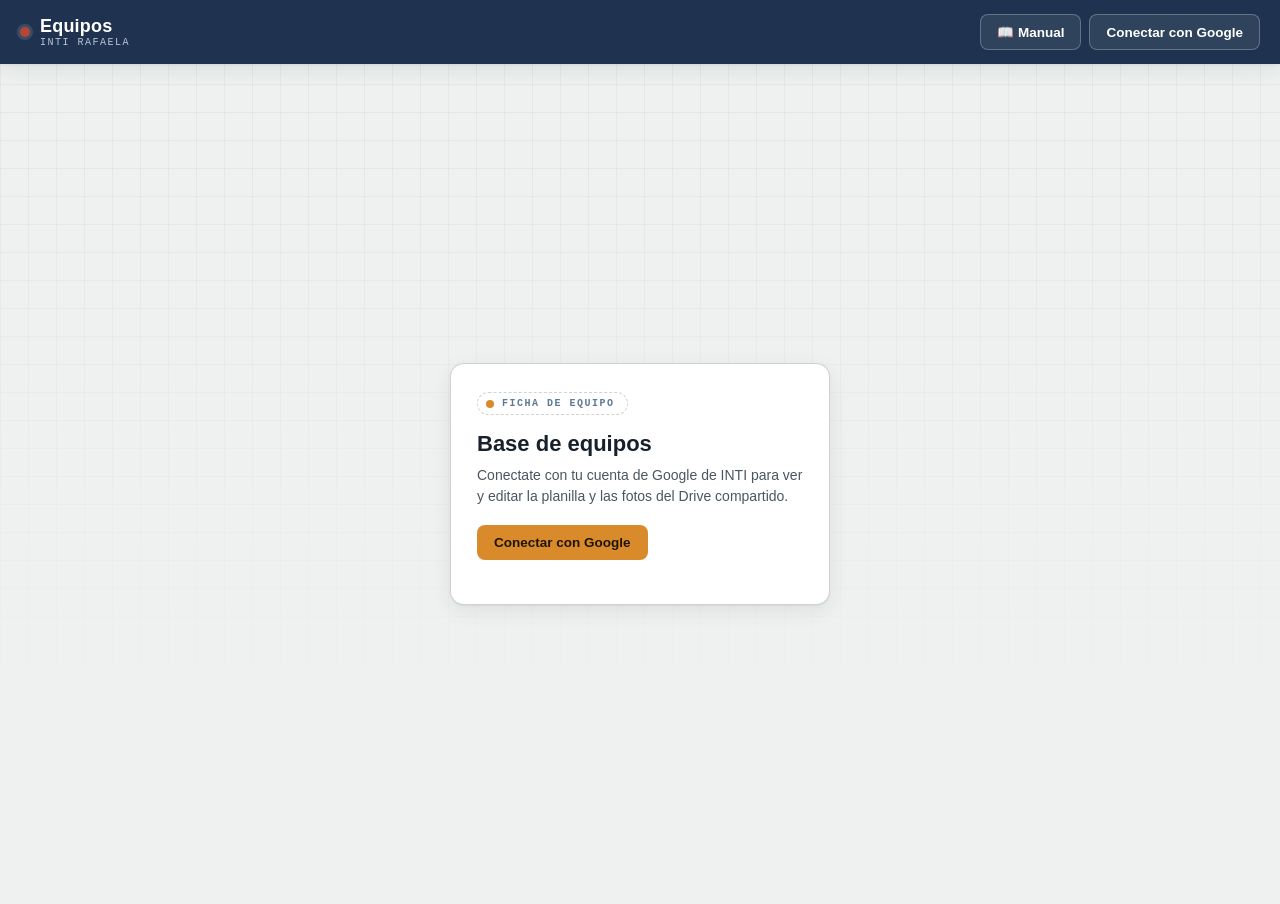
<file: index.html>
<!DOCTYPE html>
<html lang="es">
<head>
<meta charset="UTF-8" />
<meta name="viewport" content="width=device-width, initial-scale=1, viewport-fit=cover" />
<title>Equipos · INTI Rafaela</title>
<meta name="theme-color" content="#1F3350" />
<meta http-equiv="Content-Security-Policy" content="default-src 'self'; script-src 'self' https://apis.google.com https://accounts.google.com https://*.gstatic.com; style-src 'self' 'unsafe-inline' https://fonts.googleapis.com; font-src https://fonts.gstatic.com; img-src 'self' data: blob: https://*.googleusercontent.com; connect-src 'self' https://*.googleapis.com https://accounts.google.com https://*.googleusercontent.com; frame-src 'self' https://accounts.google.com https://*.googleapis.com; base-uri 'self'; form-action 'self' https://accounts.google.com;" />
<link rel="manifest" href="manifest.json" />
<link rel="icon" href="data:,">
<link rel="preconnect" href="https://fonts.googleapis.com">
<link rel="preconnect" href="https://fonts.gstatic.com" crossorigin>
<link href="https://fonts.googleapis.com/css2?family=Space+Grotesk:wght@500;600;700&family=Inter:wght@400;500;600&family=IBM+Plex+Mono:wght@500;600&display=swap" rel="stylesheet">
<link rel="stylesheet" href="styles.css" />
</head>
<body>

<!-- Fondo tipo papel milimetrado -->
<div class="grid-bg" aria-hidden="true"></div>

<header class="appbar">
  <div class="appbar-title">
    <span class="tag-dot" id="connDot" title="Estado de conexión"></span>
    <h1>Equipos<span class="appbar-sub">INTI Rafaela</span></h1>
  </div>
  <div class="appbar-actions">
    <button type="button" id="btnManual" class="btn btn-ghost-invert">📖 Manual</button>
    <button id="btnInstall" class="btn btn-ghost-invert hidden">⬇ Instalar app</button>
    <button id="btnSignIn" class="btn btn-ghost-invert">Conectar con Google</button>
    <button id="btnSignOut" class="btn btn-ghost-invert hidden">Salir</button>
  </div>
</header>

<main id="app" class="hidden">

  <section class="toolbar">
    <div class="search-wrap">
      <input id="searchInput" type="search" placeholder="Buscar por código, descripción, modelo, serie..." autocomplete="off" />
      <button type="button" id="btnScan" class="btn-scan" title="Escanear código de barras">📷</button>
    </div>
    <div class="filters" id="filtersRow">
      <select id="filterTipoRegistro">
        <option value="">Todo (inventario + altas)</option>
        <option value="equipo">Solo inventario</option>
        <option value="alta">Solo altas pendientes</option>
      </select>
      <select id="filterUbicacion"><option value="">Todas las ubicaciones</option></select>
      <select id="filterCategoria"><option value="">Todas las categorías</option></select>
      <select id="filterEstado">
        <option value="">Todos los estados</option>
        <option value="Pegado">Pegado</option>
        <option value="Pendiente de pegado">Pendiente de pegado</option>
        <option value="Imposibilidad de pegado">Imposibilidad de pegado</option>
      </select>
      <select id="filterDepartamento"><option value="">Todos los departamentos</option></select>
      <select id="filterNuevoLugar"><option value="">Todos los lugares</option></select>
      <select id="filterEstadoEquipo"><option value="">Todos los estados de equipo</option></select>
      <select id="filterVerificacion">
        <option value="">Todo el relevamiento</option>
        <option value="Pendiente">Pendientes</option>
        <option value="Encontrado">Encontrados</option>
        <option value="No encontrado">No encontrados</option>
      </select>
    </div>
    <div class="count-row">
      <span id="resultCount"></span> <span id="progressCounter" class="progress-counter hidden"></span>
      <button type="button" id="btnDashboard" class="btn-report">📊 Tablero</button>
      <button type="button" id="btnAltas" class="btn-report">📋 Altas pendientes (0)</button>
      <button type="button" id="btnReport" class="btn-report">📄 Generar informe PDF</button>
    </div>
  </section>

  <section id="listWrap" class="list-wrap">
    <div id="loadingMsg" class="empty-state">Cargando equipos…</div>
    <div id="cardsGrid" class="cards-grid"></div>
    <div id="emptyState" class="empty-state hidden">No se encontraron registros con ese filtro.</div>
  </section>

</main>

<section id="gate" class="gate">
  <div class="gate-card">
    <div class="gate-tag">
      <span class="punch"></span>
      <span class="gate-tag-label">FICHA DE EQUIPO</span>
    </div>
    <h2>Base de equipos</h2>
    <p>Conectate con tu cuenta de Google de INTI para ver y editar la planilla y las fotos del Drive compartido.</p>
    <button id="btnSignInGate" class="btn btn-primary">Conectar con Google</button>
    <p class="gate-hint" id="configHint"></p>
  </div>
</section>

<!-- Panel de detalle / edición -->
<div id="overlay" class="overlay hidden"></div>
<aside id="detailPanel" class="detail-panel hidden" aria-hidden="true">
  <div class="detail-header">
    <span class="tag-dot" id="detailDot"></span>
    <h2 id="detailTitle">Nuevo equipo</h2>
    <button id="btnCloseDetail" class="btn-icon" aria-label="Cerrar">✕</button>
  </div>

  <div class="detail-body">
    <div id="verifRow" class="verif-row-detail">
      <button type="button" id="btnVerifOk" class="verif-btn verif-btn-ok">✓ Encontrado</button>
      <button type="button" id="btnVerifMissing" class="verif-btn verif-btn-missing">✕ No encontrado</button>
    </div>
    <p id="verifInfo" class="audit-info hidden"></p>
    <p id="auditInfo" class="audit-info hidden"></p>
    <div id="groupAH" class="locked-group">
    <p class="group-label" id="lockNotice">🔒 Estos datos son del alta original y no se pueden modificar.</p>
    <p id="patrimonioInfo" class="audit-info hidden"></p>
    <div class="field-row two">
      <label>N° inventario
        <input id="fInventario" type="text" placeholder="105C000000 / S/D" />
      </label>
      <label>Estado (oblea)
        <select id="fEstado">
          <option>Pegado</option>
          <option>Pendiente de pegado</option>
          <option>Imposibilidad de pegado</option>
        </select>
      </label>
    </div>

    <div class="field-row two">
      <label>Código catálogo
        <input id="fCodigo" type="text" />
      </label>
      <label>Categoría
        <input id="fCategoria" type="text" list="dlCategorias" />
        <datalist id="dlCategorias"></datalist>
      </label>
    </div>

    <label class="field-row">Descripción del bien
      <textarea id="fDescripcion" rows="2"></textarea>
    </label>

    <div class="field-row two">
      <label>Modelo
        <input id="fModelo" type="text" />
      </label>
      <label>Serie
        <input id="fSerie" type="text" />
      </label>
    </div>

    <label class="field-row">Ubicación
      <input id="fUbicacion" type="text" list="dlUbicaciones" />
      <datalist id="dlUbicaciones"></datalist>
    </label>
    <label class="field-row">Responsable Patrimonial
      <input id="fResponsablePatrimonial" type="text" disabled />
    </label>
    <label class="field-row">Proveedor
      <input id="fProveedor" type="text" disabled />
    </label>
    </div><!-- /groupAH -->

    <div class="editable-group">
    <p class="group-label group-label-edit">✏️ Estos campos sí se pueden editar cuando quieras.</p>
    <div class="field-row two">
      <label>Departamento
        <select id="fDepartamento"></select>
      </label>
      <label>Estado de equipo o bien
        <select id="fEstadoEquipo"></select>
      </label>
    </div>
    <label class="field-row hidden" id="wrapDepartamentoOtro">Especificar departamento
      <input id="fDepartamentoOtro" type="text" placeholder="Escribí el departamento" />
    </label>
    <label class="field-row hidden" id="wrapEstadoEquipoOtro">Especificar estado
      <input id="fEstadoEquipoOtro" type="text" placeholder="Escribí el estado" />
    </label>

    <label class="field-row">Nuevo Lugar
      <div class="select-with-add">
        <select id="fNuevoLugar"></select>
        <button type="button" id="btnAddLugar" class="btn-icon-add" title="Agregar un lugar nuevo a la lista">+</button>
      </div>
    </label>
    <label class="field-row hidden" id="wrapNuevoLugarOtro">Especificar lugar
      <input id="fNuevoLugarOtro" type="text" placeholder="Escribí el lugar" />
    </label>

    <label class="field-row">Código SGC
      <input id="fCodigoSGC" type="text" inputmode="numeric" pattern="[0-9]*" placeholder="Solo números" />
    </label>

    <label class="field-row">Observaciones
      <textarea id="fObservaciones" rows="2"></textarea>
    </label>
    </div><!-- /editable-group -->

    <div class="field-row">
      <div class="gallery-head">
        <span>Fotos</span>
        <label class="btn btn-secondary btn-upload">
          Subir foto
          <input id="fPhotoInput" type="file" accept="image/*" capture="environment" multiple hidden />
        </label>
      </div>
      <div id="uploadStatus" class="upload-status hidden"></div>
      <div id="gallery" class="gallery"></div>
      <p id="galleryEmpty" class="gallery-empty hidden">Todavía no hay fotos de este equipo.</p>
    </div>
  </div>

  <div class="detail-footer">
    <button id="btnCancel" class="btn btn-ghost">Cancelar</button>
    <button id="btnSave" class="btn btn-primary">Guardar</button>
  </div>
</aside>

<div id="toast" class="toast hidden"></div>

<div id="lightbox" class="lightbox hidden">
  <button id="btnCloseLightbox" class="lightbox-close" aria-label="Cerrar">✕</button>
  <img id="lightboxImg" class="lightbox-img" alt="Foto ampliada" />
  <a id="lightboxDriveLink" class="lightbox-drive-link" href="#" target="_blank" rel="noopener">Abrir en Drive ↗</a>
</div>

<!-- Vista imprimible del informe PDF: oculta en pantalla, solo visible al imprimir -->
<div id="printReport"></div>

<!-- Manual de usuario, mostrado adentro de la app (sin navegar afuera, para no perder la sesión) -->
<div id="manualOverlay" class="manual-overlay hidden">
  <div class="manual-overlay-bar">
    <span>📖 Manual de usuario</span>
    <div class="manual-overlay-actions">
      <button id="btnCloseManual" class="btn-icon" aria-label="Cerrar">✕</button>
    </div>
  </div>
  <iframe id="manualIframe" src="" title="Manual de usuario"></iframe>
</div>

<!-- Tablero de control: indicadores calculados al vuelo sobre los datos ya cargados -->
<div id="dashboardOverlay" class="manual-overlay hidden">
  <div class="manual-overlay-bar">
    <span>📊 Tablero de control</span>
    <div class="manual-overlay-actions">
      <button id="btnCloseDashboard" class="btn-icon" aria-label="Cerrar">✕</button>
    </div>
  </div>
  <div id="dashboardContent" class="dashboard-content"></div>
</div>

<!-- Escáner de código de barras -->
<div id="scannerOverlay" class="scanner-overlay hidden">
  <video id="scannerVideo" autoplay playsinline muted></video>
  <div class="scanner-frame"></div>
  <p class="scanner-hint">Apuntá al código de barras de la etiqueta</p>
  <button id="btnCloseScanner" class="lightbox-close" aria-label="Cerrar">✕</button>
</div>

<!-- Formulario de alta pendiente (hallazgo nuevo) -->
<div id="overlayAlta" class="overlay hidden"></div>
<aside id="altaPanel" class="detail-panel hidden">
  <div class="detail-header">
    <h2 id="altaTitle">Nuevo hallazgo</h2>
    <button id="btnCloseAlta" class="btn-icon" aria-label="Cerrar">✕</button>
  </div>
  <div class="detail-body">
    <label class="field-row">N° inventario (escaneado)
      <input id="faInventario" type="text" placeholder="Puede corresponder a otra repartición" />
    </label>
    <label class="field-row">Descripción del bien
      <textarea id="faDescripcion" rows="2"></textarea>
    </label>
    <div class="field-row two">
      <label>Modelo <input id="faModelo" type="text" /></label>
      <label>Serie <input id="faSerie" type="text" /></label>
    </div>
    <div class="field-row two">
      <label>Departamento <select id="faDepartamento"></select></label>
      <label>Nuevo Lugar <select id="faNuevoLugar"></select></label>
    </div>
    <label class="field-row hidden" id="wrapFaDepartamentoOtro">Especificar departamento
      <input id="faDepartamentoOtro" type="text" placeholder="Escribí el departamento" />
    </label>
    <label class="field-row">Estado de equipo o bien
      <select id="faEstadoEquipo"></select>
    </label>
    <label class="field-row">Código SGC
      <input id="faCodigoSGC" type="text" inputmode="numeric" pattern="[0-9]*" placeholder="Solo números" />
    </label>
    <label class="field-row">Observaciones
      <textarea id="faObservaciones" rows="2"></textarea>
    </label>
    <div class="field-row">
      <div class="gallery-head">
        <span>Foto (opcional)</span>
        <label class="btn btn-secondary btn-upload">Subir foto
          <input id="faPhotoInput" type="file" accept="image/*" capture="environment" multiple hidden />
        </label>
      </div>
      <div id="altaUploadStatus" class="upload-status hidden"></div>
      <div id="altaGallery" class="gallery"></div>
      <p id="altaGalleryEmpty" class="gallery-empty hidden">Guardá el hallazgo antes de subir fotos.</p>
    </div>
  </div>
  <div class="detail-footer">
    <button id="btnCancelAlta" class="btn btn-ghost">Cancelar</button>
    <button id="btnSaveAlta" class="btn btn-primary">Guardar hallazgo</button>
  </div>
</aside>

<script src="config.js"></script>
<script src="https://apis.google.com/js/api.js"></script>
<script src="https://accounts.google.com/gsi/client"></script>
<script src="app.js"></script>
</body>
</html>
</file>
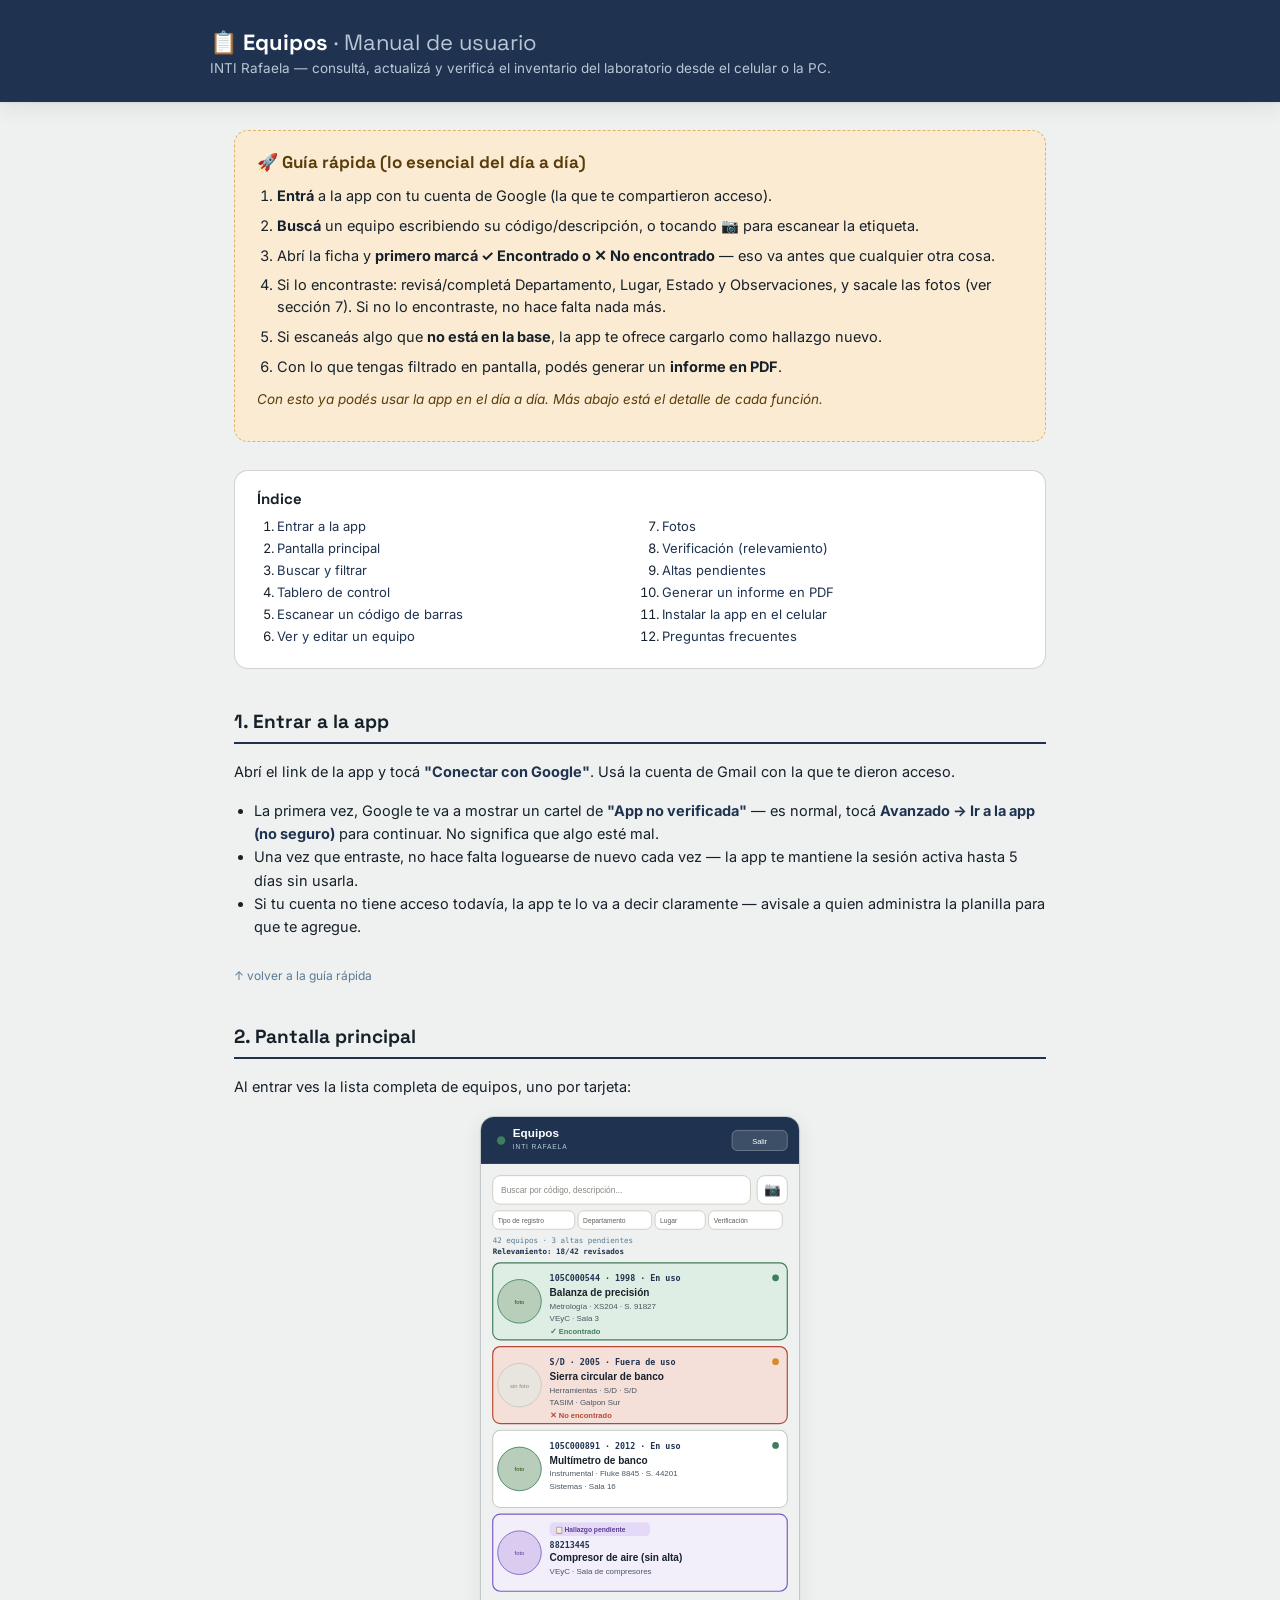
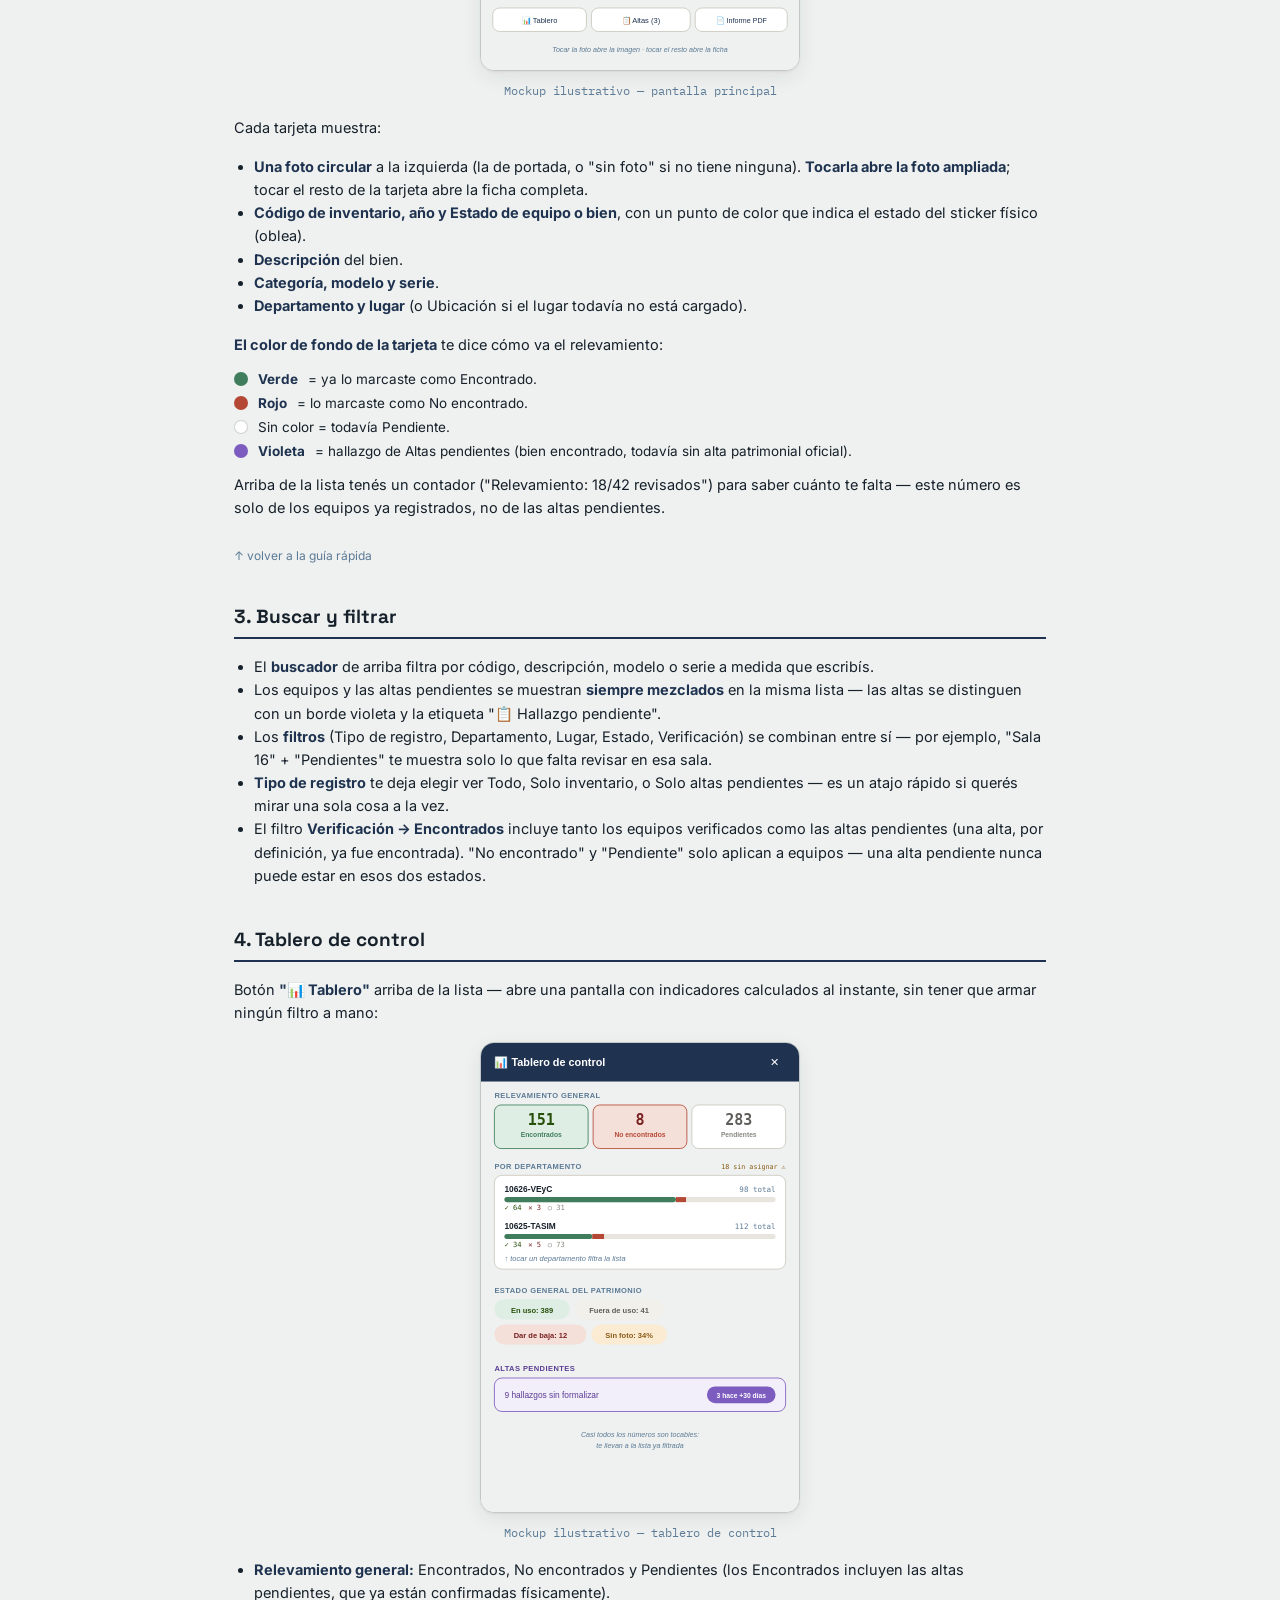
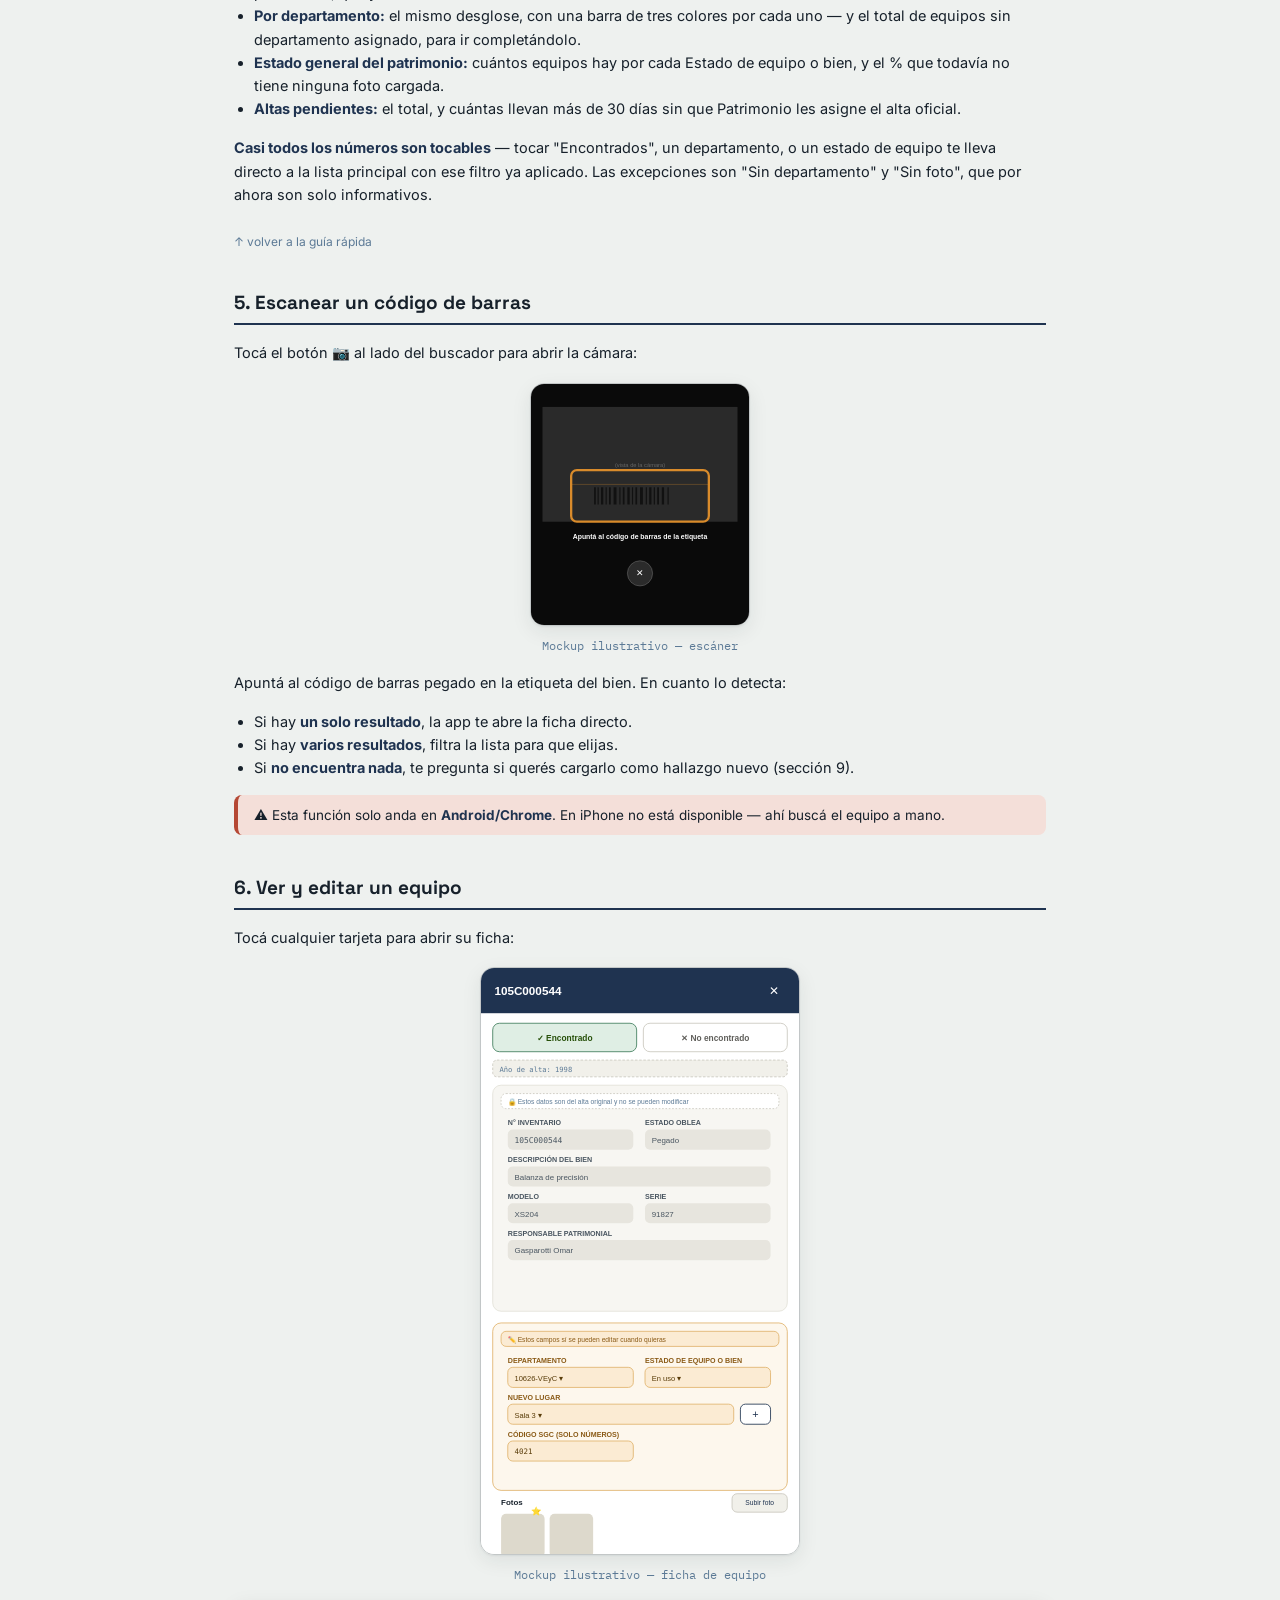
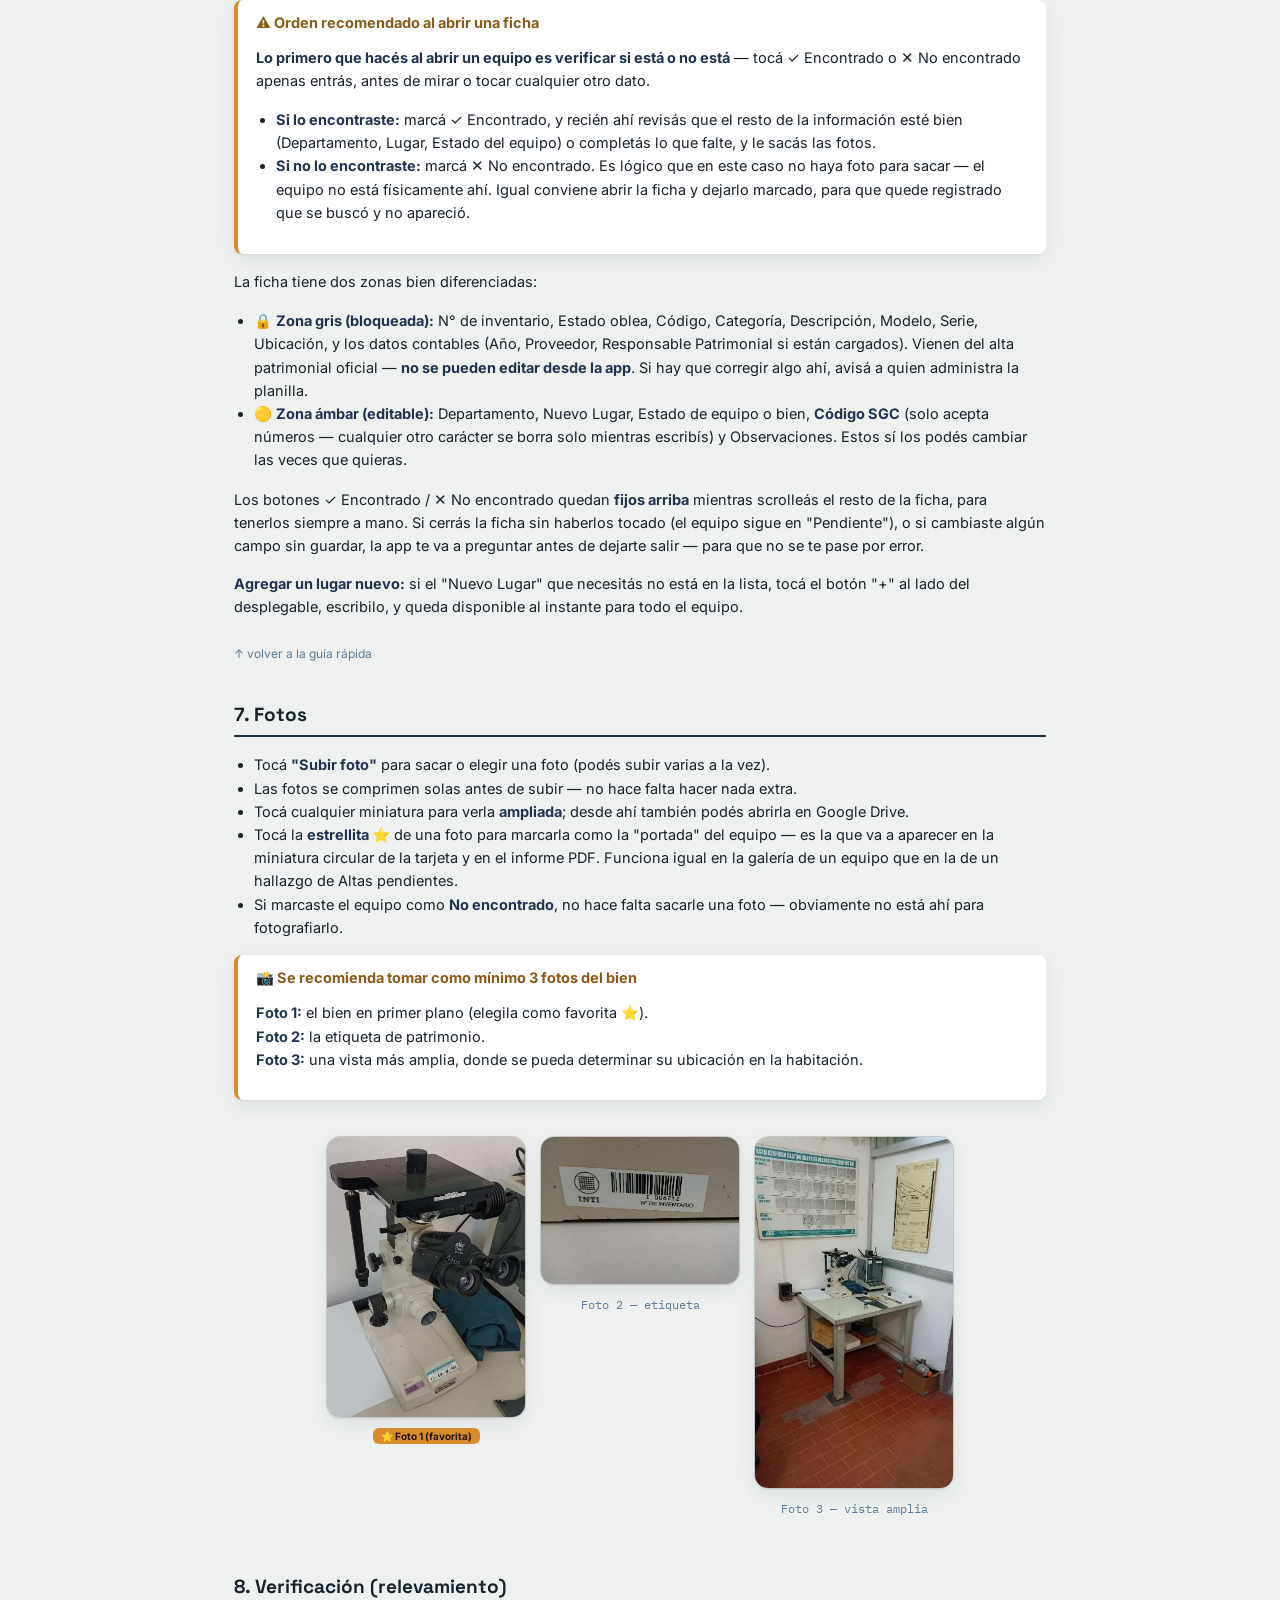
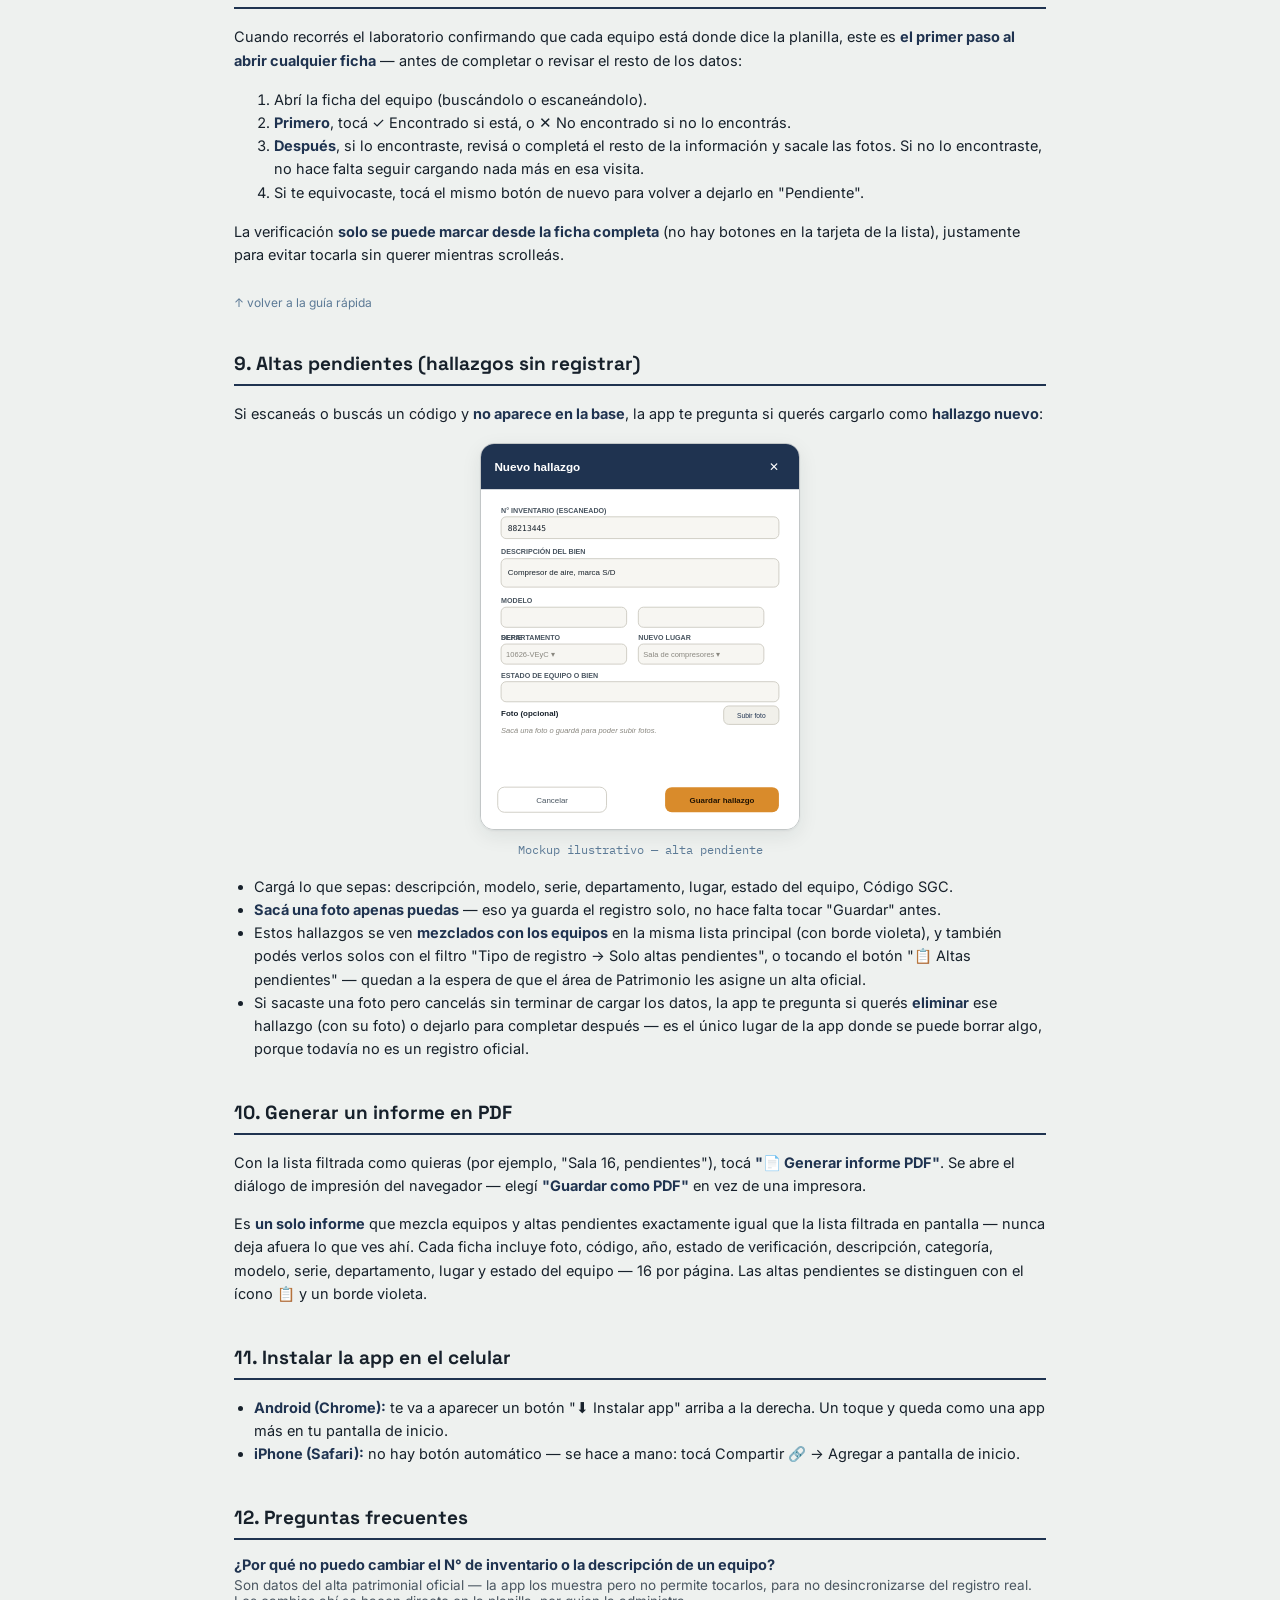
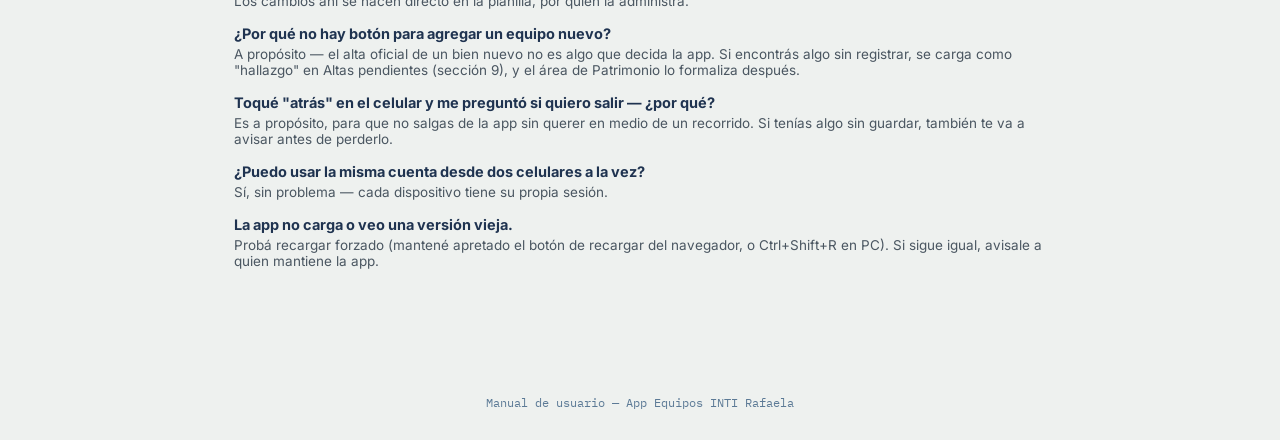
<file: manual.html>
<!DOCTYPE html>
<html lang="es">
<head>
<meta charset="UTF-8">
<meta name="viewport" content="width=device-width, initial-scale=1">
<title>Manual de usuario — App Equipos INTI Rafaela</title>
<link rel="preconnect" href="https://fonts.googleapis.com">
<link rel="preconnect" href="https://fonts.gstatic.com" crossorigin>
<link href="https://fonts.googleapis.com/css2?family=Space+Grotesk:wght@500;600;700&family=Inter:wght@400;500;600;700&family=IBM+Plex+Mono:wght@500;600&display=swap" rel="stylesheet">
<style>
:root {
  --paper: #EEF1EF;
  --paper-raised: #FFFFFF;
  --ink: #17212B;
  --ink-soft: #4A5661;
  --navy: #1F3350;
  --navy-deep: #142235;
  --steel: #5C7A96;
  --line: rgba(23, 33, 43, 0.10);
  --line-strong: rgba(23, 33, 43, 0.20);
  --amber: #D98B2B;
  --amber-bg: #FBEBD3;
  --green: #3F7D5C;
  --green-bg: #DFEEE4;
  --rust: #B54834;
  --rust-bg: #F4DFD9;
  --violet: #7c5cbf;
  --violet-bg: #F2EEFA;
  --radius: 10px;
  --shadow: 0 1px 2px rgba(23,33,43,0.06), 0 6px 20px rgba(23,33,43,0.08);
  --font-display: "Space Grotesk", sans-serif;
  --font-body: "Inter", sans-serif;
  --font-mono: "IBM Plex Mono", monospace;
}
* { box-sizing: border-box; }
html, body { margin:0; padding:0; background: var(--paper); color: var(--ink); font-family: var(--font-body); -webkit-font-smoothing: antialiased; }
.wrap { max-width: 860px; margin: 0 auto; padding: 0 0 80px; }

header.topbar {
  background: var(--navy);
  color: #fff;
  padding: 28px 24px 26px;
  position: sticky; top:0; z-index: 10;
  box-shadow: var(--shadow);
}
header.topbar .inner { max-width: 860px; margin: 0 auto; }
header.topbar h1 { font-family: var(--font-display); font-size: 22px; margin: 0 0 4px; }
header.topbar p { margin:0; color:#B9C6D6; font-size: 13.5px; }
header.topbar a.applink {
  display:inline-block; margin-top:12px; background: var(--amber); color:#211404;
  text-decoration:none; font-weight:700; font-size:13px; padding:8px 16px; border-radius:8px;
}

.guide {
  margin: 28px 24px 0;
  background: var(--amber-bg);
  border: 1.5px dashed #E0B36C;
  border-radius: 14px;
  padding: 20px 22px;
}
.guide h2 { font-family: var(--font-display); font-size: 17px; margin: 0 0 12px; color:#5A3D0A; }
.guide ol { margin: 0; padding-left: 20px; }
.guide li { margin-bottom: 8px; font-size: 14.5px; line-height:1.5; }
.guide .closing { margin-top: 14px; font-size: 13.5px; color:#5A3D0A; font-style: italic; }

nav.index {
  margin: 28px 24px 0;
  background: var(--paper-raised);
  border: 1px solid var(--line-strong);
  border-radius: 14px;
  padding: 18px 22px;
}
nav.index h2 { font-family: var(--font-display); font-size: 15px; margin:0 0 10px; }
nav.index ol { margin:0; padding-left:20px; columns: 2; column-gap: 24px; }
nav.index li { font-size: 13px; margin-bottom:6px; }
nav.index a { color: var(--navy); text-decoration:none; }
nav.index a:hover { text-decoration:underline; }

section.chapter {
  margin: 34px 24px 0;
  padding-top: 6px;
  scroll-margin-top: 90px;
}
section.chapter h2 {
  font-family: var(--font-display);
  font-size: 19px;
  border-bottom: 2px solid var(--navy);
  padding-bottom: 8px;
  margin: 0 0 16px;
}
section.chapter p, section.chapter li { font-size: 14.5px; line-height:1.6; color: var(--ink); }
section.chapter ul { padding-left: 20px; }
section.chapter strong { color: var(--navy); }

figure { margin: 18px 0; text-align:center; }
figure img { max-width: 320px; width:100%; border-radius: 14px; box-shadow: var(--shadow); border:1px solid var(--line-strong); }
figure figcaption { font-size: 12px; color: var(--steel); margin-top:8px; font-family: var(--font-mono); }

.callout {
  background: #fff;
  border-left: 4px solid var(--amber);
  border-radius: 8px;
  padding: 14px 18px;
  margin: 16px 0;
  box-shadow: var(--shadow);
}
.callout h3 { margin:0 0 8px; font-size: 14.5px; color:#8A5A16; }
.callout p, .callout li { font-size: 13.5px; }

.legend { display:flex; flex-direction:column; gap:8px; margin: 14px 0; }
.legend .row { display:flex; align-items:center; gap:10px; font-size:13.5px; }
.dot { width:14px; height:14px; border-radius:50%; flex-shrink:0; }
.dot.green { background: var(--green); }
.dot.red { background: var(--rust); }
.dot.violet { background: var(--violet); }
.dot.white { background:#fff; border:1.5px solid var(--line-strong); }

.photorow { display:flex; gap:14px; flex-wrap:wrap; justify-content:center; margin: 18px 0; }
.photorow figure { flex: 1 1 180px; max-width:200px; }
.photorow img { max-width: 100%; }
.star-badge { display:inline-block; background: var(--amber); color:#211404; font-size:10px; font-weight:700; padding:2px 8px; border-radius:6px; margin-top:6px; }

.warn {
  background: var(--rust-bg);
  border-left: 4px solid var(--rust);
  border-radius: 8px;
  padding: 12px 16px;
  font-size: 13.5px;
  margin: 14px 0;
}

.faq-item { margin-bottom: 16px; }
.faq-item .q { font-weight: 700; color: var(--navy); font-size: 14.5px; margin-bottom:4px; }
.faq-item .a { font-size: 13.5px; color: var(--ink-soft); }

footer { text-align:center; padding: 30px 24px; color: var(--steel); font-size:12px; font-family: var(--font-mono); }

a.backtop { display:inline-block; margin-top: 14px; font-size:12px; color: var(--steel); text-decoration:none; }
a.backtop:hover { text-decoration:underline; }
</style>
</head>
<body>

<header class="topbar">
  <div class="inner">
    <h1>📋 Equipos <span style="font-weight:400; color:#B9C6D6;">· Manual de usuario</span></h1>
    <p>INTI Rafaela — consultá, actualizá y verificá el inventario del laboratorio desde el celular o la PC.</p>
  </div>
</header>

<div class="wrap">

<div class="guide" id="guia-rapida">
  <h2>🚀 Guía rápida (lo esencial del día a día)</h2>
  <ol>
    <li><strong>Entrá</strong> a la app con tu cuenta de Google (la que te compartieron acceso).</li>
    <li><strong>Buscá</strong> un equipo escribiendo su código/descripción, o tocando 📷 para escanear la etiqueta.</li>
    <li>Abrí la ficha y <strong>primero marcá ✓ Encontrado o ✕ No encontrado</strong> — eso va antes que cualquier otra cosa.</li>
    <li>Si lo encontraste: revisá/completá Departamento, Lugar, Estado y Observaciones, y sacale las fotos (ver sección 7). Si no lo encontraste, no hace falta nada más.</li>
    <li>Si escaneás algo que <strong>no está en la base</strong>, la app te ofrece cargarlo como hallazgo nuevo.</li>
    <li>Con lo que tengas filtrado en pantalla, podés generar un <strong>informe en PDF</strong>.</li>
  </ol>
  <p class="closing">Con esto ya podés usar la app en el día a día. Más abajo está el detalle de cada función.</p>
</div>

<nav class="index">
  <h2>Índice</h2>
  <ol>
    <li><a href="#c1">Entrar a la app</a></li>
    <li><a href="#c2">Pantalla principal</a></li>
    <li><a href="#c3">Buscar y filtrar</a></li>
    <li><a href="#c4">Tablero de control</a></li>
    <li><a href="#c5">Escanear un código de barras</a></li>
    <li><a href="#c6">Ver y editar un equipo</a></li>
    <li><a href="#c7">Fotos</a></li>
    <li><a href="#c8">Verificación (relevamiento)</a></li>
    <li><a href="#c9">Altas pendientes</a></li>
    <li><a href="#c10">Generar un informe en PDF</a></li>
    <li><a href="#c11">Instalar la app en el celular</a></li>
    <li><a href="#c12">Preguntas frecuentes</a></li>
  </ol>
</nav>

<section class="chapter" id="c1">
  <h2>1. Entrar a la app</h2>
  <p>Abrí el link de la app y tocá <strong>"Conectar con Google"</strong>. Usá la cuenta de Gmail con la que te dieron acceso.</p>
  <ul>
    <li>La primera vez, Google te va a mostrar un cartel de <strong>"App no verificada"</strong> — es normal, tocá <strong>Avanzado → Ir a la app (no seguro)</strong> para continuar. No significa que algo esté mal.</li>
    <li>Una vez que entraste, no hace falta loguearse de nuevo cada vez — la app te mantiene la sesión activa hasta 5 días sin usarla.</li>
    <li>Si tu cuenta no tiene acceso todavía, la app te lo va a decir claramente — avisale a quien administra la planilla para que te agregue.</li>
  </ul>
  <a class="backtop" href="#guia-rapida">↑ volver a la guía rápida</a>
</section>

<section class="chapter" id="c2">
  <h2>2. Pantalla principal</h2>
  <p>Al entrar ves la lista completa de equipos, uno por tarjeta:</p>
  <figure>
    <img src="[data-uri]" alt="Pantalla principal">
    <figcaption>Mockup ilustrativo — pantalla principal</figcaption>
  </figure>
  <p>Cada tarjeta muestra:</p>
  <ul>
    <li><strong>Una foto circular</strong> a la izquierda (la de portada, o "sin foto" si no tiene ninguna). <strong>Tocarla abre la foto ampliada</strong>; tocar el resto de la tarjeta abre la ficha completa.</li>
    <li><strong>Código de inventario, año y Estado de equipo o bien</strong>, con un punto de color que indica el estado del sticker físico (oblea).</li>
    <li><strong>Descripción</strong> del bien.</li>
    <li><strong>Categoría, modelo y serie</strong>.</li>
    <li><strong>Departamento y lugar</strong> (o Ubicación si el lugar todavía no está cargado).</li>
  </ul>
  <p><strong>El color de fondo de la tarjeta</strong> te dice cómo va el relevamiento:</p>
  <div class="legend">
    <div class="row"><span class="dot green"></span> <strong>Verde</strong> = ya lo marcaste como Encontrado.</div>
    <div class="row"><span class="dot red"></span> <strong>Rojo</strong> = lo marcaste como No encontrado.</div>
    <div class="row"><span class="dot white"></span> Sin color = todavía Pendiente.</div>
    <div class="row"><span class="dot violet"></span> <strong>Violeta</strong> = hallazgo de Altas pendientes (bien encontrado, todavía sin alta patrimonial oficial).</div>
  </div>
  <p>Arriba de la lista tenés un contador ("Relevamiento: 18/42 revisados") para saber cuánto te falta — este número es solo de los equipos ya registrados, no de las altas pendientes.</p>
  <a class="backtop" href="#guia-rapida">↑ volver a la guía rápida</a>
</section>

<section class="chapter" id="c3">
  <h2>3. Buscar y filtrar</h2>
  <ul>
    <li>El <strong>buscador</strong> de arriba filtra por código, descripción, modelo o serie a medida que escribís.</li>
    <li>Los equipos y las altas pendientes se muestran <strong>siempre mezclados</strong> en la misma lista — las altas se distinguen con un borde violeta y la etiqueta "📋 Hallazgo pendiente".</li>
    <li>Los <strong>filtros</strong> (Tipo de registro, Departamento, Lugar, Estado, Verificación) se combinan entre sí — por ejemplo, "Sala 16" + "Pendientes" te muestra solo lo que falta revisar en esa sala.</li>
    <li><strong>Tipo de registro</strong> te deja elegir ver Todo, Solo inventario, o Solo altas pendientes — es un atajo rápido si querés mirar una sola cosa a la vez.</li>
    <li>El filtro <strong>Verificación → Encontrados</strong> incluye tanto los equipos verificados como las altas pendientes (una alta, por definición, ya fue encontrada). "No encontrado" y "Pendiente" solo aplican a equipos — una alta pendiente nunca puede estar en esos dos estados.</li>
  </ul>
</section>

<section class="chapter" id="c4">
  <h2>4. Tablero de control</h2>
  <p>Botón <strong>"📊 Tablero"</strong> arriba de la lista — abre una pantalla con indicadores calculados al instante, sin tener que armar ningún filtro a mano:</p>
  <figure>
    <img src="[data-uri]" alt="Tablero de control">
    <figcaption>Mockup ilustrativo — tablero de control</figcaption>
  </figure>
  <ul>
    <li><strong>Relevamiento general:</strong> Encontrados, No encontrados y Pendientes (los Encontrados incluyen las altas pendientes, que ya están confirmadas físicamente).</li>
    <li><strong>Por departamento:</strong> el mismo desglose, con una barra de tres colores por cada uno — y el total de equipos sin departamento asignado, para ir completándolo.</li>
    <li><strong>Estado general del patrimonio:</strong> cuántos equipos hay por cada Estado de equipo o bien, y el % que todavía no tiene ninguna foto cargada.</li>
    <li><strong>Altas pendientes:</strong> el total, y cuántas llevan más de 30 días sin que Patrimonio les asigne el alta oficial.</li>
  </ul>
  <p><strong>Casi todos los números son tocables</strong> — tocar "Encontrados", un departamento, o un estado de equipo te lleva directo a la lista principal con ese filtro ya aplicado. Las excepciones son "Sin departamento" y "Sin foto", que por ahora son solo informativos.</p>
  <a class="backtop" href="#guia-rapida">↑ volver a la guía rápida</a>
</section>

<section class="chapter" id="c5">
  <h2>5. Escanear un código de barras</h2>
  <p>Tocá el botón 📷 al lado del buscador para abrir la cámara:</p>
  <figure>
    <img src="[data-uri]" alt="Escáner de código de barras" style="max-width:220px;">
    <figcaption>Mockup ilustrativo — escáner</figcaption>
  </figure>
  <p>Apuntá al código de barras pegado en la etiqueta del bien. En cuanto lo detecta:</p>
  <ul>
    <li>Si hay <strong>un solo resultado</strong>, la app te abre la ficha directo.</li>
    <li>Si hay <strong>varios resultados</strong>, filtra la lista para que elijas.</li>
    <li>Si <strong>no encuentra nada</strong>, te pregunta si querés cargarlo como hallazgo nuevo (sección 9).</li>
  </ul>
  <div class="warn">⚠️ Esta función solo anda en <strong>Android/Chrome</strong>. En iPhone no está disponible — ahí buscá el equipo a mano.</div>
</section>

<section class="chapter" id="c6">
  <h2>6. Ver y editar un equipo</h2>
  <p>Tocá cualquier tarjeta para abrir su ficha:</p>
  <figure>
    <img src="[data-uri]" alt="Ficha de equipo">
    <figcaption>Mockup ilustrativo — ficha de equipo</figcaption>
  </figure>

  <div class="callout">
    <h3>⚠️ Orden recomendado al abrir una ficha</h3>
    <p><strong>Lo primero que hacés al abrir un equipo es verificar si está o no está</strong> — tocá ✓ Encontrado o ✕ No encontrado apenas entrás, antes de mirar o tocar cualquier otro dato.</p>
    <ul>
      <li><strong>Si lo encontraste:</strong> marcá ✓ Encontrado, y recién ahí revisás que el resto de la información esté bien (Departamento, Lugar, Estado del equipo) o completás lo que falte, y le sacás las fotos.</li>
      <li><strong>Si no lo encontraste:</strong> marcá ✕ No encontrado. Es lógico que en este caso no haya foto para sacar — el equipo no está físicamente ahí. Igual conviene abrir la ficha y dejarlo marcado, para que quede registrado que se buscó y no apareció.</li>
    </ul>
  </div>

  <p>La ficha tiene dos zonas bien diferenciadas:</p>
  <ul>
    <li>🔒 <strong>Zona gris (bloqueada):</strong> N° de inventario, Estado oblea, Código, Categoría, Descripción, Modelo, Serie, Ubicación, y los datos contables (Año, Proveedor, Responsable Patrimonial si están cargados). Vienen del alta patrimonial oficial — <strong>no se pueden editar desde la app</strong>. Si hay que corregir algo ahí, avisá a quien administra la planilla.</li>
    <li>🟡 <strong>Zona ámbar (editable):</strong> Departamento, Nuevo Lugar, Estado de equipo o bien, <strong>Código SGC</strong> (solo acepta números — cualquier otro carácter se borra solo mientras escribís) y Observaciones. Estos sí los podés cambiar las veces que quieras.</li>
  </ul>
  <p>Los botones ✓ Encontrado / ✕ No encontrado quedan <strong>fijos arriba</strong> mientras scrolleás el resto de la ficha, para tenerlos siempre a mano. Si cerrás la ficha sin haberlos tocado (el equipo sigue en "Pendiente"), o si cambiaste algún campo sin guardar, la app te va a preguntar antes de dejarte salir — para que no se te pase por error.</p>
  <p><strong>Agregar un lugar nuevo:</strong> si el "Nuevo Lugar" que necesitás no está en la lista, tocá el botón "+" al lado del desplegable, escribilo, y queda disponible al instante para todo el equipo.</p>
  <a class="backtop" href="#guia-rapida">↑ volver a la guía rápida</a>
</section>

<section class="chapter" id="c7">
  <h2>7. Fotos</h2>
  <ul>
    <li>Tocá <strong>"Subir foto"</strong> para sacar o elegir una foto (podés subir varias a la vez).</li>
    <li>Las fotos se comprimen solas antes de subir — no hace falta hacer nada extra.</li>
    <li>Tocá cualquier miniatura para verla <strong>ampliada</strong>; desde ahí también podés abrirla en Google Drive.</li>
    <li>Tocá la <strong>estrellita ⭐</strong> de una foto para marcarla como la "portada" del equipo — es la que va a aparecer en la miniatura circular de la tarjeta y en el informe PDF. Funciona igual en la galería de un equipo que en la de un hallazgo de Altas pendientes.</li>
    <li>Si marcaste el equipo como <strong>No encontrado</strong>, no hace falta sacarle una foto — obviamente no está ahí para fotografiarlo.</li>
  </ul>

  <div class="callout">
    <h3>📸 Se recomienda tomar como mínimo 3 fotos del bien</h3>
    <p><strong>Foto 1:</strong> el bien en primer plano (elegila como favorita ⭐).<br>
    <strong>Foto 2:</strong> la etiqueta de patrimonio.<br>
    <strong>Foto 3:</strong> una vista más amplia, donde se pueda determinar su ubicación en la habitación.</p>
  </div>

  <div class="photorow">
    <figure>
      <img src="[data-uri]" alt="Foto 1 - bien en primer plano">
      <div class="star-badge">⭐ Foto 1 (favorita)</div>
    </figure>
    <figure>
      <img src="[data-uri]" alt="Foto 2 - etiqueta de patrimonio">
      <figcaption>Foto 2 — etiqueta</figcaption>
    </figure>
    <figure>
      <img src="[data-uri]" alt="Foto 3 - vista amplia del lugar">
      <figcaption>Foto 3 — vista amplia</figcaption>
    </figure>
  </div>
</section>

<section class="chapter" id="c8">
  <h2>8. Verificación (relevamiento)</h2>
  <p>Cuando recorrés el laboratorio confirmando que cada equipo está donde dice la planilla, este es <strong>el primer paso al abrir cualquier ficha</strong> — antes de completar o revisar el resto de los datos:</p>
  <ol>
    <li>Abrí la ficha del equipo (buscándolo o escaneándolo).</li>
    <li><strong>Primero</strong>, tocá ✓ Encontrado si está, o ✕ No encontrado si no lo encontrás.</li>
    <li><strong>Después</strong>, si lo encontraste, revisá o completá el resto de la información y sacale las fotos. Si no lo encontraste, no hace falta seguir cargando nada más en esa visita.</li>
    <li>Si te equivocaste, tocá el mismo botón de nuevo para volver a dejarlo en "Pendiente".</li>
  </ol>
  <p>La verificación <strong>solo se puede marcar desde la ficha completa</strong> (no hay botones en la tarjeta de la lista), justamente para evitar tocarla sin querer mientras scrolleás.</p>
  <a class="backtop" href="#guia-rapida">↑ volver a la guía rápida</a>
</section>

<section class="chapter" id="c9">
  <h2>9. Altas pendientes (hallazgos sin registrar)</h2>
  <p>Si escaneás o buscás un código y <strong>no aparece en la base</strong>, la app te pregunta si querés cargarlo como <strong>hallazgo nuevo</strong>:</p>
  <figure>
    <img src="[data-uri]" alt="Formulario de alta pendiente">
    <figcaption>Mockup ilustrativo — alta pendiente</figcaption>
  </figure>
  <ul>
    <li>Cargá lo que sepas: descripción, modelo, serie, departamento, lugar, estado del equipo, Código SGC.</li>
    <li><strong>Sacá una foto apenas puedas</strong> — eso ya guarda el registro solo, no hace falta tocar "Guardar" antes.</li>
    <li>Estos hallazgos se ven <strong>mezclados con los equipos</strong> en la misma lista principal (con borde violeta), y también podés verlos solos con el filtro "Tipo de registro → Solo altas pendientes", o tocando el botón "📋 Altas pendientes" — quedan a la espera de que el área de Patrimonio les asigne un alta oficial.</li>
    <li>Si sacaste una foto pero cancelás sin terminar de cargar los datos, la app te pregunta si querés <strong>eliminar</strong> ese hallazgo (con su foto) o dejarlo para completar después — es el único lugar de la app donde se puede borrar algo, porque todavía no es un registro oficial.</li>
  </ul>
</section>

<section class="chapter" id="c10">
  <h2>10. Generar un informe en PDF</h2>
  <p>Con la lista filtrada como quieras (por ejemplo, "Sala 16, pendientes"), tocá <strong>"📄 Generar informe PDF"</strong>. Se abre el diálogo de impresión del navegador — elegí <strong>"Guardar como PDF"</strong> en vez de una impresora.</p>
  <p>Es <strong>un solo informe</strong> que mezcla equipos y altas pendientes exactamente igual que la lista filtrada en pantalla — nunca deja afuera lo que ves ahí. Cada ficha incluye foto, código, año, estado de verificación, descripción, categoría, modelo, serie, departamento, lugar y estado del equipo — 16 por página. Las altas pendientes se distinguen con el ícono 📋 y un borde violeta.</p>
</section>

<section class="chapter" id="c11">
  <h2>11. Instalar la app en el celular</h2>
  <ul>
    <li><strong>Android (Chrome):</strong> te va a aparecer un botón "⬇ Instalar app" arriba a la derecha. Un toque y queda como una app más en tu pantalla de inicio.</li>
    <li><strong>iPhone (Safari):</strong> no hay botón automático — se hace a mano: tocá Compartir 🔗 → Agregar a pantalla de inicio.</li>
  </ul>
</section>

<section class="chapter" id="c12">
  <h2>12. Preguntas frecuentes</h2>

  <div class="faq-item">
    <div class="q">¿Por qué no puedo cambiar el N° de inventario o la descripción de un equipo?</div>
    <div class="a">Son datos del alta patrimonial oficial — la app los muestra pero no permite tocarlos, para no desincronizarse del registro real. Los cambios ahí se hacen directo en la planilla, por quien la administra.</div>
  </div>
  <div class="faq-item">
    <div class="q">¿Por qué no hay botón para agregar un equipo nuevo?</div>
    <div class="a">A propósito — el alta oficial de un bien nuevo no es algo que decida la app. Si encontrás algo sin registrar, se carga como "hallazgo" en Altas pendientes (sección 9), y el área de Patrimonio lo formaliza después.</div>
  </div>
  <div class="faq-item">
    <div class="q">Toqué "atrás" en el celular y me preguntó si quiero salir — ¿por qué?</div>
    <div class="a">Es a propósito, para que no salgas de la app sin querer en medio de un recorrido. Si tenías algo sin guardar, también te va a avisar antes de perderlo.</div>
  </div>
  <div class="faq-item">
    <div class="q">¿Puedo usar la misma cuenta desde dos celulares a la vez?</div>
    <div class="a">Sí, sin problema — cada dispositivo tiene su propia sesión.</div>
  </div>
  <div class="faq-item">
    <div class="q">La app no carga o veo una versión vieja.</div>
    <div class="a">Probá recargar forzado (mantené apretado el botón de recargar del navegador, o Ctrl+Shift+R en PC). Si sigue igual, avisale a quien mantiene la app.</div>
  </div>
</section>

</div>

<footer>Manual de usuario — App Equipos INTI Rafaela</footer>

</body>
</html>
</file>
<file: styles.css>
:root {
  --paper: #EEF1EF;
  --paper-raised: #FFFFFF;
  --ink: #17212B;
  --ink-soft: #4A5661;
  --navy: #1F3350;
  --navy-deep: #142235;
  --steel: #5C7A96;
  --line: rgba(23, 33, 43, 0.10);
  --line-strong: rgba(23, 33, 43, 0.20);
  --amber: #D98B2B;
  --amber-bg: #FBEBD3;
  --green: #3F7D5C;
  --green-bg: #DFEEE4;
  --rust: #B54834;
  --rust-bg: #F4DFD9;
  --radius: 10px;
  --shadow: 0 1px 2px rgba(23,33,43,0.06), 0 6px 20px rgba(23,33,43,0.08);
  --font-display: "Space Grotesk", sans-serif;
  --font-body: "Inter", sans-serif;
  --font-mono: "IBM Plex Mono", monospace;
}

* { box-sizing: border-box; }

html, body {
  margin: 0;
  padding: 0;
  background: var(--paper);
  color: var(--ink);
  font-family: var(--font-body);
  -webkit-font-smoothing: antialiased;
}

.grid-bg {
  position: fixed;
  inset: 0;
  z-index: 0;
  pointer-events: none;
  background-image:
    linear-gradient(var(--line) 1px, transparent 1px),
    linear-gradient(90deg, var(--line) 1px, transparent 1px);
  background-size: 28px 28px;
  opacity: 0.5;
  mask-image: linear-gradient(to bottom, black, transparent 85%);
}

button { font-family: inherit; cursor: pointer; }
input, select, textarea { font-family: inherit; }

.hidden { display: none !important; }

/* ---------- App bar ---------- */
.appbar {
  position: sticky;
  top: 0;
  z-index: 20;
  display: flex;
  align-items: center;
  justify-content: space-between;
  padding: 14px 20px;
  background: var(--navy);
  color: #fff;
  box-shadow: var(--shadow);
}
.appbar-title { display: flex; align-items: center; gap: 10px; }
.appbar h1 {
  font-family: var(--font-display);
  font-size: 18px;
  font-weight: 600;
  margin: 0;
  letter-spacing: 0.2px;
  display: flex;
  flex-direction: column;
  line-height: 1.15;
}
.appbar-sub {
  font-family: var(--font-mono);
  font-size: 10px;
  font-weight: 500;
  color: #B9C6D6;
  letter-spacing: 1.5px;
  text-transform: uppercase;
}
.appbar-actions { display: flex; gap: 8px; }

.tag-dot {
  width: 10px; height: 10px;
  border-radius: 50%;
  background: var(--rust);
  flex-shrink: 0;
  box-shadow: 0 0 0 3px rgba(255,255,255,0.12);
}
.tag-dot.online { background: var(--green); }

/* ---------- Buttons ---------- */
.btn {
  border: 1px solid transparent;
  border-radius: 8px;
  padding: 9px 16px;
  font-size: 13.5px;
  font-weight: 600;
  transition: transform 0.06s ease, background 0.15s ease;
  text-decoration: none;
  display: inline-block;
}
.btn:active { transform: scale(0.97); }
.btn-primary { background: var(--amber); color: #211404; }
.btn-primary:hover { background: #c67c22; }
.btn-secondary { background: var(--paper); color: var(--navy); border-color: var(--line-strong); }
.btn-ghost { background: transparent; color: var(--ink-soft); border-color: var(--line-strong); }
.btn-ghost-invert { background: rgba(255,255,255,0.08); color: #fff; border-color: rgba(255,255,255,0.25); }
.btn-ghost-invert:hover { background: rgba(255,255,255,0.16); }
.btn-danger-ghost { background: transparent; color: var(--rust); border-color: var(--rust-bg); }
.btn-icon {
  background: transparent; border: none; color: var(--ink-soft);
  font-size: 16px; padding: 4px 8px; border-radius: 6px;
}
.btn-icon:hover { background: var(--line); }
.btn-upload { position: relative; overflow: hidden; }

/* ---------- Gate (pantalla de login) ---------- */
.gate {
  position: relative;
  z-index: 5;
  min-height: calc(100vh - 60px);
  display: flex;
  align-items: center;
  justify-content: center;
  padding: 32px 20px;
}
.gate-card {
  max-width: 380px;
  background: var(--paper-raised);
  border: 1px solid var(--line-strong);
  border-radius: 14px;
  padding: 28px 26px 26px;
  box-shadow: var(--shadow);
  text-align: left;
}
.gate-tag {
  display: inline-flex;
  align-items: center;
  gap: 8px;
  border: 1.5px dashed var(--line-strong);
  border-radius: 20px;
  padding: 5px 12px 5px 8px;
  margin-bottom: 16px;
}
.punch { width: 8px; height: 8px; border-radius: 50%; background: var(--amber); }
.gate-tag-label {
  font-family: var(--font-mono);
  font-size: 10px;
  letter-spacing: 1.5px;
  color: var(--steel);
  font-weight: 600;
}
.gate-card h2 {
  font-family: var(--font-display);
  font-size: 22px;
  margin: 0 0 8px;
}
.gate-card p { color: var(--ink-soft); font-size: 14px; line-height: 1.5; margin: 0 0 18px; }
.gate-hint { font-size: 11.5px !important; font-family: var(--font-mono); color: var(--steel) !important; margin-top: 14px !important; }

/* ---------- Toolbar / filters ---------- */
.toolbar {
  position: relative;
  z-index: 2;
  padding: 16px 20px 4px;
  max-width: 1100px;
  margin: 0 auto;
}
.search-wrap { display: flex; gap: 8px; }
.search-wrap input {
  flex: 1;
  width: 100%;
  padding: 12px 14px;
  border: 1.5px solid var(--line-strong);
  border-radius: 10px;
  font-size: 15px;
  background: var(--paper-raised);
  color: var(--ink);
}
.search-wrap input:focus { outline: 2px solid var(--amber); outline-offset: 1px; border-color: var(--amber); }
.btn-scan {
  flex-shrink: 0;
  width: 46px;
  border: 1.5px solid var(--line-strong);
  border-radius: 10px;
  background: var(--paper-raised);
  font-size: 18px;
}
.btn-scan:hover { background: var(--paper); }

/* ---------- Escáner de código de barras ---------- */
.scanner-overlay {
  position: fixed; inset: 0;
  background: #000;
  z-index: 70;
  display: flex;
  flex-direction: column;
  align-items: center;
  justify-content: center;
}
.scanner-overlay video {
  width: 100%; height: 100%;
  object-fit: cover;
}
.scanner-frame {
  position: absolute;
  top: 50%; left: 50%;
  transform: translate(-50%, -50%);
  width: min(80vw, 340px);
  height: 120px;
  border: 3px solid var(--amber);
  border-radius: 10px;
  box-shadow: 0 0 0 2000px rgba(0,0,0,0.45);
}
.scanner-hint {
  position: absolute;
  bottom: 90px;
  left: 0; right: 0;
  text-align: center;
  color: #fff;
  font-size: 13.5px;
  font-weight: 600;
  text-shadow: 0 1px 3px rgba(0,0,0,0.6);
}
.filters { display: flex; gap: 8px; margin-top: 10px; flex-wrap: wrap; }
.filters select {
  padding: 8px 10px;
  border-radius: 8px;
  border: 1px solid var(--line-strong);
  background: var(--paper-raised);
  color: var(--ink-soft);
  font-size: 13px;
}
.count-row { margin-top: 8px; font-family: var(--font-mono); font-size: 11px; color: var(--steel); letter-spacing: 0.4px; display: flex; gap: 14px; flex-wrap: wrap; }

/* ---------- Cards grid ---------- */
.list-wrap { position: relative; z-index: 2; max-width: 1100px; margin: 0 auto; padding: 10px 20px 100px; }
.cards-grid {
  display: grid;
  grid-template-columns: repeat(auto-fill, minmax(260px, 1fr));
  gap: 14px;
  margin-top: 10px;
}
.empty-state {
  text-align: center;
  color: var(--steel);
  font-size: 14px;
  padding: 60px 20px;
}

.equip-card {
  background: var(--paper-raised);
  border: 1px solid var(--line-strong);
  border-radius: 10px;
  padding: 12px 14px;
  cursor: pointer;
  position: relative;
  transition: transform 0.08s ease, box-shadow 0.15s ease;
  border-top: 3px dashed var(--line-strong);
  display: flex;
  gap: 10px;
  align-items: flex-start;
}
.equip-card:hover { box-shadow: var(--shadow); transform: translateY(-1px); }
.equip-card:active { transform: scale(0.99); }

.equip-thumb {
  width: 52px; height: 52px;
  border-radius: 50%;
  flex-shrink: 0;
  background-color: var(--line);
  background-size: cover;
  background-position: center;
  display: flex; align-items: center; justify-content: center;
  font-size: 8px;
  font-family: var(--font-mono);
  color: var(--steel);
  text-align: center;
  border: 1px solid var(--line-strong);
  overflow: hidden;
}
.equip-thumb-clickable {
  cursor: zoom-in;
  transition: transform 0.1s ease, box-shadow 0.15s ease;
}
.equip-thumb-clickable:hover {
  box-shadow: 0 0 0 3px var(--amber-bg);
}
.equip-thumb-clickable:active { transform: scale(0.93); }

.equip-card-text { min-width: 0; flex: 1; }

.equip-card-top {
  display: flex;
  align-items: center;
  justify-content: space-between;
  gap: 8px;
  min-width: 0;
}
.equip-line1 {
  font-family: var(--font-mono);
  font-size: 11px;
  font-weight: 600;
  color: var(--navy);
  letter-spacing: 0.2px;
  white-space: nowrap;
  overflow: hidden;
  text-overflow: ellipsis;
  min-width: 0;
}
.equip-status {
  width: 9px; height: 9px; border-radius: 50%;
  flex-shrink: 0;
}
.status-Pegado { background: var(--green); }
.status-Pendiente-de-pegado { background: var(--amber); }
.status-Imposibilidad-de-pegado { background: var(--rust); }

.equip-desc {
  font-size: 14.5px;
  font-weight: 600;
  margin: 5px 0 4px;
  line-height: 1.3;
  color: var(--ink);
}
.equip-meta {
  font-size: 12.5px;
  color: var(--ink-soft);
  line-height: 1.5;
}

/* ---------- FAB ---------- */
.fab {
  position: fixed;
  right: 22px; bottom: 22px;
  width: 54px; height: 54px;
  border-radius: 50%;
  background: var(--amber);
  color: #211404;
  border: none;
  font-size: 26px;
  font-weight: 600;
  box-shadow: 0 6px 20px rgba(217,139,43,0.45);
  z-index: 15;
  line-height: 1;
}
.fab:active { transform: scale(0.94); }

/* ---------- Overlay + detail panel ---------- */
.overlay {
  position: fixed; inset: 0;
  background: rgba(20, 34, 53, 0.45);
  z-index: 30;
  backdrop-filter: blur(1px);
}
.detail-panel {
  position: fixed;
  z-index: 31;
  right: 0; top: 0; bottom: 0;
  width: min(440px, 100vw);
  background: var(--paper-raised);
  box-shadow: -8px 0 30px rgba(0,0,0,0.18);
  display: flex;
  flex-direction: column;
  transform: translateX(0);
}
.detail-header {
  display: flex; align-items: center; gap: 10px;
  padding: 16px 18px;
  border-bottom: 1px solid var(--line);
  background: var(--navy);
  color: #fff;
}
.detail-header h2 {
  font-family: var(--font-display);
  font-size: 16px;
  margin: 0;
  flex: 1;
  font-weight: 600;
}
.detail-header .btn-icon { color: #fff; }
.detail-header .btn-icon:hover { background: rgba(255,255,255,0.15); }

.detail-body { padding: 18px; overflow-y: auto; flex: 1; }
.audit-info {
  font-family: var(--font-mono);
  font-size: 11px;
  color: var(--steel);
  background: var(--paper);
  border: 1px dashed var(--line-strong);
  border-radius: 8px;
  padding: 7px 10px;
  margin: 0 0 16px;
}
.field-row {
  display: flex;
  flex-direction: column;
  gap: 5px;
  font-size: 12px;
  font-weight: 600;
  color: var(--ink-soft);
  margin-bottom: 14px;
  letter-spacing: 0.2px;
}
.field-row.two { flex-direction: row; gap: 12px; }
.field-row.two > label { flex: 1; display: flex; flex-direction: column; gap: 5px; }
.req { color: var(--rust); }
.field-row input, .field-row select, .field-row textarea {
  font-size: 14.5px;
  font-weight: 400;
  color: var(--ink);
  padding: 9px 10px;
  border: 1px solid var(--line-strong);
  border-radius: 8px;
  background: var(--paper);
  font-family: var(--font-body);
}
.field-row input:focus, .field-row select:focus, .field-row textarea:focus {
  outline: 2px solid var(--amber); outline-offset: 0; border-color: var(--amber);
}
.field-row textarea { resize: vertical; }
.select-with-add { display: flex; gap: 6px; }
.select-with-add select { flex: 1; }
.btn-icon-add {
  width: 38px; flex-shrink: 0;
  border: 1px solid var(--line-strong);
  background: var(--paper-raised);
  border-radius: 8px;
  font-size: 18px;
  font-weight: 600;
  color: var(--navy);
}
.btn-icon-add:hover { background: var(--paper); }

.group-label {
  font-size: 11px;
  font-family: var(--font-mono);
  color: var(--steel);
  background: var(--paper);
  border: 1px dashed var(--line-strong);
  border-radius: 8px;
  padding: 6px 10px;
  margin: 0 0 12px;
}
.group-label-edit { color: #8A5A16; background: var(--amber-bg); border-color: #E0B36C; }

#groupAH.locked input,
#groupAH.locked select,
#groupAH.locked textarea {
  background: #E7E5DE;
  color: var(--ink-soft);
  border-color: var(--line);
  cursor: not-allowed;
}
#groupAH:not(.locked) input,
#groupAH:not(.locked) select {
  background: var(--amber-bg);
  border-color: #E0B36C;
}
#fResponsablePatrimonial, #fProveedor {
  background: #E7E5DE !important;
  color: var(--ink-soft) !important;
  border-color: var(--line) !important;
  cursor: not-allowed !important;
}

.editable-group input,
.editable-group select,
.editable-group textarea {
  background: var(--amber-bg);
  border-color: #E0B36C;
}
.editable-group input:focus,
.editable-group select:focus,
.editable-group textarea:focus {
  background: #fff;
}

.gallery-head { display: flex; align-items: center; justify-content: space-between; margin-bottom: 8px; }
.gallery {
  display: grid;
  grid-template-columns: repeat(auto-fill, minmax(84px, 1fr));
  gap: 8px;
}
.gallery-item { position: relative; border-radius: 8px; overflow: hidden; border: 1px solid var(--line-strong); aspect-ratio: 1; }
.gallery-item img { width: 100%; height: 100%; object-fit: cover; display: block; cursor: zoom-in; }
.gallery-item button {
  position: absolute; top: 3px;
  width: 20px; height: 20px; border-radius: 50%;
  background: rgba(20,34,53,0.75); color: #fff; border: none;
  font-size: 11px; line-height: 1;
}
.gallery-del { right: 3px; }
.gallery-star { left: 3px; color: rgba(255,255,255,0.7); }
.gallery-star.active { background: var(--amber); color: #211404; }
.gallery-empty { font-size: 12.5px; color: var(--steel); margin: 4px 0 0; }
.upload-status { font-size: 12px; color: var(--steel); font-family: var(--font-mono); margin-bottom: 8px; }

.detail-footer {
  display: flex; align-items: center; gap: 8px;
  padding: 14px 18px;
  border-top: 1px solid var(--line);
  justify-content: flex-end;
}
.spacer { flex: 1; }

/* ---------- Toast ---------- */
.toast {
  position: fixed;
  left: 50%; bottom: 24px;
  transform: translateX(-50%);
  background: var(--navy-deep);
  color: #fff;
  padding: 10px 18px;
  border-radius: 8px;
  font-size: 13.5px;
  z-index: 50;
  box-shadow: var(--shadow);
}
.toast.error { background: var(--rust); }

/* ---------- Verificación (relevamiento) ---------- */
.progress-counter {
  font-family: var(--font-mono);
  font-size: 11px;
  color: var(--navy);
  font-weight: 600;
}
.btn-report {
  margin-left: auto;
  border: 1px solid var(--line-strong);
  background: var(--paper-raised);
  color: var(--navy);
  font-size: 11.5px;
  font-weight: 600;
  padding: 5px 10px;
  border-radius: 7px;
}
.btn-report:hover { background: var(--paper); }
.btn-report:disabled { opacity: 0.6; cursor: wait; }
.equip-card.verif-ok { background: var(--green-bg); border-color: var(--green); }
.equip-card.verif-missing { background: var(--rust-bg); border-color: var(--rust); }
.verif-tag {
  display: inline-block;
  margin-top: 10px;
  font-size: 11px;
  font-weight: 700;
  letter-spacing: 0.3px;
}
.verif-ok .verif-tag { color: var(--green); }
.verif-missing .verif-tag { color: var(--rust); }

.verif-btn {
  flex: 1;
  border: 1.5px solid var(--line-strong);
  background: var(--paper-raised);
  border-radius: 7px;
  padding: 6px 4px;
  font-size: 11.5px;
  font-weight: 600;
  color: var(--ink-soft);
}
.verif-btn-ok.active {
  background: var(--green-bg); border-color: var(--green); color: var(--green);
}
.verif-btn-missing.active {
  background: var(--rust-bg); border-color: var(--rust); color: var(--rust);
}
.verif-row-detail {
  display: flex;
  gap: 8px;
  margin-bottom: 10px;
  position: sticky;
  top: -18px;
  z-index: 5;
  background: var(--paper-raised);
  padding: 12px 0 8px;
  margin-top: -18px;
  box-shadow: 0 6px 8px -6px rgba(23,33,43,0.15);
}
.verif-row-detail .verif-btn { padding: 10px 6px; font-size: 13px; }
.verif-btn:disabled { opacity: 0.5; cursor: not-allowed; }

/* ---------- Lightbox ---------- */
.lightbox {
  position: fixed; inset: 0;
  background: rgba(10, 16, 24, 0.92);
  z-index: 60;
  display: flex;
  flex-direction: column;
  align-items: center;
  justify-content: center;
  gap: 14px;
  padding: 20px;
}
.lightbox-img {
  max-width: min(90vw, 900px);
  max-height: 75vh;
  object-fit: contain;
  border-radius: 8px;
  box-shadow: 0 10px 40px rgba(0,0,0,0.5);
}
.lightbox-close {
  position: absolute; top: 16px; right: 16px;
  width: 40px; height: 40px; border-radius: 50%;
  background: rgba(255,255,255,0.12); color: #fff; border: none;
  font-size: 18px;
}
.lightbox-drive-link {
  color: #fff;
  background: rgba(255,255,255,0.12);
  border: 1px solid rgba(255,255,255,0.3);
  border-radius: 8px;
  padding: 8px 16px;
  font-size: 13.5px;
  font-weight: 600;
  text-decoration: none;
}
.lightbox-drive-link:hover { background: rgba(255,255,255,0.2); }

@media (max-width: 520px) {
  .detail-panel {
    width: 100vw;
    top: 0; bottom: 0;
    height: 100dvh;
    border-radius: 0;
  }
  .field-row.two { flex-direction: column; }
  .appbar h1 { font-size: 16px; }
  .toolbar { padding: 12px 14px 4px; }
  .list-wrap { padding: 8px 14px 100px; }
  .filters { gap: 6px; }
  .filters select { flex: 1 1 auto; min-width: 0; }
}

/* ---------- Informe PDF (vista imprimible) ---------- */
#printReport { display: none; }

@media print {
  @page { size: A4; margin: 12mm; }
  body * { visibility: hidden; }
  #printReport, #printReport * { visibility: visible; }
  #printReport {
    display: block !important;
    position: absolute; top: 0; left: 0; width: 100%;
  }
  .report-page { page-break-after: always; }
  .report-page:last-child { page-break-after: auto; }
}

.report-page { font-family: Arial, Helvetica, sans-serif; color: #111; }
.report-header {
  display: flex; justify-content: space-between; align-items: flex-end;
  border-bottom: 2px solid #111; padding-bottom: 8px; margin-bottom: 8px;
}
.report-title { font-size: 14px; font-weight: bold; }
.report-sub, .report-date { font-size: 9px; color: #555; }
.report-grid { display: grid; grid-template-columns: 1fr 1fr; gap: 7px; }
.report-card { border: 0.5px solid #ccc; border-left: 3px solid #888780; border-radius: 4px; padding: 6px; display: flex; gap: 7px; }
.report-card.ok { border-left-color: #639922; }
.report-card.missing { border-left-color: #E24B4A; }
.report-card.alta { border-left-color: #7c5cbf; }
.report-photo {
  width: 76px; height: 76px; background: #e2e2dc; border-radius: 3px; flex-shrink: 0;
  display: flex; align-items: center; justify-content: center; font-size: 8px; color: #888; overflow: hidden;
}
.report-photo img { width: 100%; height: 100%; object-fit: cover; }
.report-info { min-width: 0; flex: 1; }
.report-row-top { display: flex; justify-content: space-between; align-items: baseline; }
.report-code { font-size: 8.5px; font-weight: bold; font-family: monospace; color: #0c447c; }
.report-verif { font-size: 7px; font-weight: bold; }
.report-verif.ok { color: #27500a; }
.report-verif.missing { color: #791f1f; }
.report-verif.pending { color: #5f5e5a; }
.report-verif.alta { color: #5a3d94; }
.report-desc { font-size: 8.5px; font-weight: bold; line-height: 1.2; margin: 2px 0; }
.report-meta { font-size: 7px; color: #666; line-height: 1.4; }
.report-estado-equipo { font-size: 7px; font-weight: bold; text-align: right; color: #111; margin-top: 2px; }
.report-footer { margin-top: 10px; padding-top: 6px; border-top: 0.5px solid #ddd; font-size: 8px; color: #888; text-align: center; }


/* ---------- Altas pendientes ---------- */
.altas-list-view {
  position: fixed; inset: 0;
  background: var(--paper);
  z-index: 25;
  display: flex;
  flex-direction: column;
  padding: 14px 20px 24px;
  overflow-y: auto;
}
.altas-list-header {
  display: flex; align-items: center; justify-content: space-between;
  gap: 10px; margin-bottom: 14px;
  padding-bottom: 10px;
  border-bottom: 1px solid var(--line);
}
.altas-list-header h2 {
  font-family: var(--font-display);
  font-size: 17px;
  margin: 0;
  flex: 1;
  text-align: center;
}

/* ---------- Coincidencias de Altas pendientes en el buscador principal ---------- */
.alta-pending-card {
  border-color: #7c5cbf;
  border-left: 3px solid #7c5cbf;
  background: #F2EEFA;
}
.alta-badge {
  display: inline-block;
  font-size: 10px;
  font-weight: 700;
  color: #5a3d94;
  background: #E4DAF7;
  padding: 2px 7px;
  border-radius: 5px;
  margin-bottom: 8px;
}

/* ---------- Manual de usuario (overlay dentro de la app) ---------- */
.manual-overlay {
  position: fixed; inset: 0;
  z-index: 80;
  background: var(--paper);
  display: flex;
  flex-direction: column;
}
.manual-overlay-bar {
  display: flex; align-items: center; justify-content: space-between;
  background: var(--navy);
  color: #fff;
  padding: 12px 16px;
  flex-shrink: 0;
}
.manual-overlay-bar span { font-family: var(--font-display); font-weight: 600; font-size: 15px; }
.manual-overlay-actions { display: flex; align-items: center; gap: 10px; }
.manual-overlay-actions .btn-ghost { background: rgba(255,255,255,0.1); color: #fff; border-color: rgba(255,255,255,0.3); font-size: 12px; padding: 6px 12px; }
.manual-overlay-actions .btn-icon { color: #fff; font-size: 16px; }
.manual-overlay-actions .btn-icon:hover { background: rgba(255,255,255,0.15); }
#manualIframe { flex: 1; width: 100%; border: none; }

/* ---------- Tablero de control ---------- */
.dashboard-content { flex: 1; overflow-y: auto; padding: 16px; }
.dash-section-label {
  font-size: 10px; font-weight: 700; letter-spacing: 0.5px;
  color: var(--steel); text-transform: uppercase;
  margin: 18px 0 8px;
}
.dash-section-label:first-child { margin-top: 0; }
.dash-section-label-violet { color: #5a3d94; }
.dash-stats-row { display: flex; gap: 8px; }
.dash-stat {
  flex: 1; border-radius: 10px; padding: 12px; text-align: center;
  cursor: pointer; transition: transform 0.08s ease;
  border: 1px solid var(--line-strong);
}
.dash-stat:active { transform: scale(0.96); }
.dash-stat-ok { background: var(--green-bg); border-color: var(--green); }
.dash-stat-bad { background: var(--rust-bg); border-color: var(--rust); }
.dash-stat-neutral { background: var(--paper-raised); }
.dash-stat-n { font-family: var(--font-mono); font-size: 22px; font-weight: 700; }
.dash-stat-ok .dash-stat-n { color: #27500a; }
.dash-stat-bad .dash-stat-n { color: #791f1f; }
.dash-stat-neutral .dash-stat-n { color: var(--ink-soft); }
.dash-stat-l { font-size: 9.5px; font-weight: 700; margin-top: 2px; }
.dash-stat-ok .dash-stat-l { color: var(--green); }
.dash-stat-bad .dash-stat-l { color: var(--rust); }
.dash-stat-neutral .dash-stat-l { color: var(--steel); }

.dash-card { background: var(--paper-raised); border: 1px solid var(--line-strong); border-radius: 10px; padding: 2px 14px; }
.dash-dept-row { padding: 10px 0; border-bottom: 1px solid var(--line); cursor: pointer; }
.dash-dept-row:last-child { border-bottom: none; }
.dash-dept-row:active { opacity: 0.7; }
.dash-dept-top { display: flex; justify-content: space-between; font-size: 12px; font-weight: 700; margin-bottom: 5px; color: var(--ink); }
.dash-dept-total { font-family: var(--font-mono); color: var(--steel); font-weight: 400; }
.dash-bar { height: 6px; border-radius: 3px; overflow: hidden; display: flex; margin-bottom: 4px; background: var(--line); }
.dash-bar-enc { background: var(--green); }
.dash-bar-no { background: var(--rust); }
.dash-bar-pen { background: var(--line); }
.dash-dept-nums { display: flex; gap: 10px; font-size: 9.5px; font-family: var(--font-mono); }
.dash-n-enc { color: var(--green); }
.dash-n-no { color: var(--rust); }
.dash-n-pen { color: var(--steel); }
.dash-dept-warn .dash-dept-top { color: #8A5A16; }

.dash-chips { display: flex; gap: 6px; flex-wrap: wrap; }
.dash-chip {
  background: var(--paper-raised); border: 1px solid var(--line-strong); color: var(--ink-soft);
  font-size: 10.5px; font-weight: 700; padding: 6px 12px; border-radius: 20px;
  cursor: pointer;
}
.dash-chip:active { opacity: 0.7; }
.dash-chip-static { cursor: default; }
.dash-chip-static:active { opacity: 1; }
.dash-chip-amber { background: var(--amber-bg); border-color: var(--amber); color: #8A5A16; }

.dash-alta-card {
  background: #F2EEFA; border: 1px solid #7c5cbf; border-radius: 10px;
  padding: 12px 14px; display: flex; align-items: center; justify-content: space-between;
  gap: 10px; cursor: pointer; font-size: 12px; color: #5a3d94;
}
.dash-alta-card:active { opacity: 0.7; }
.dash-alta-badge { background: #7c5cbf; color: #fff; font-size: 9.5px; font-weight: 700; padding: 4px 9px; border-radius: 10px; flex-shrink: 0; }
</file>
